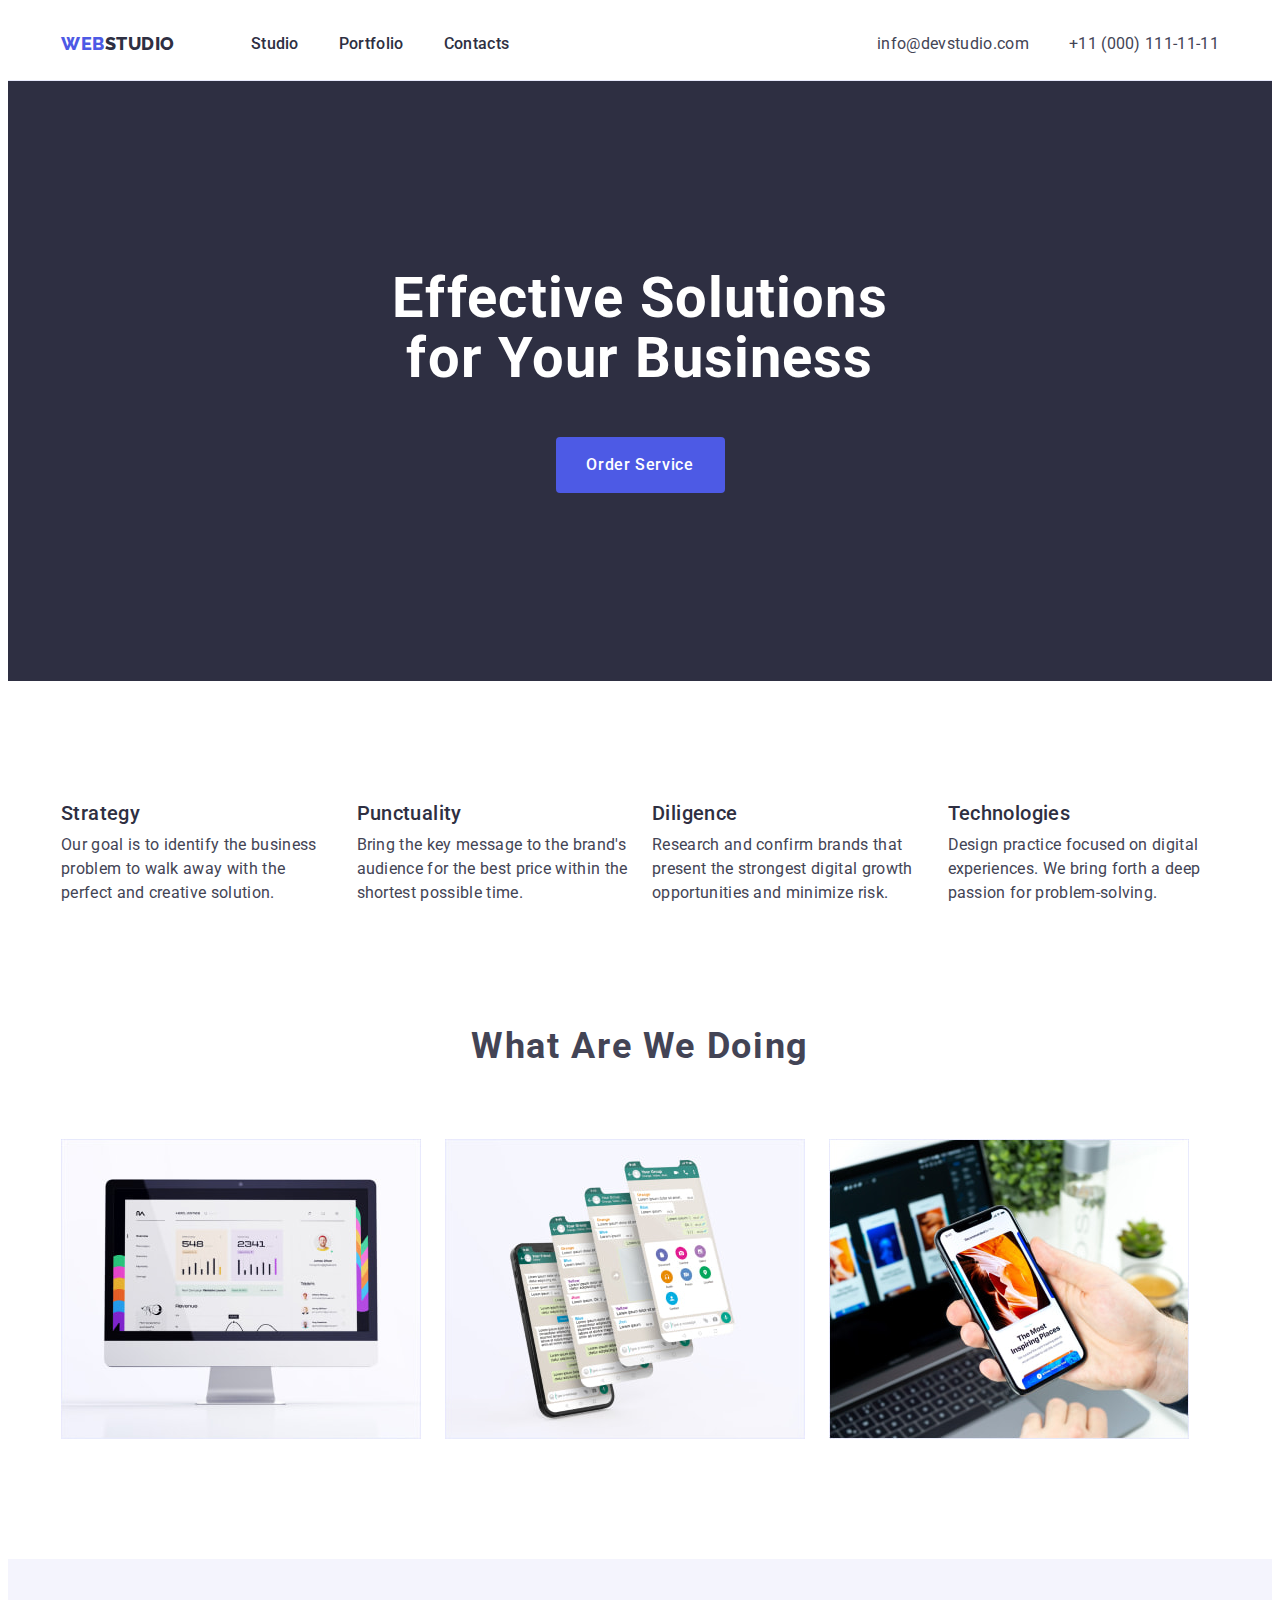
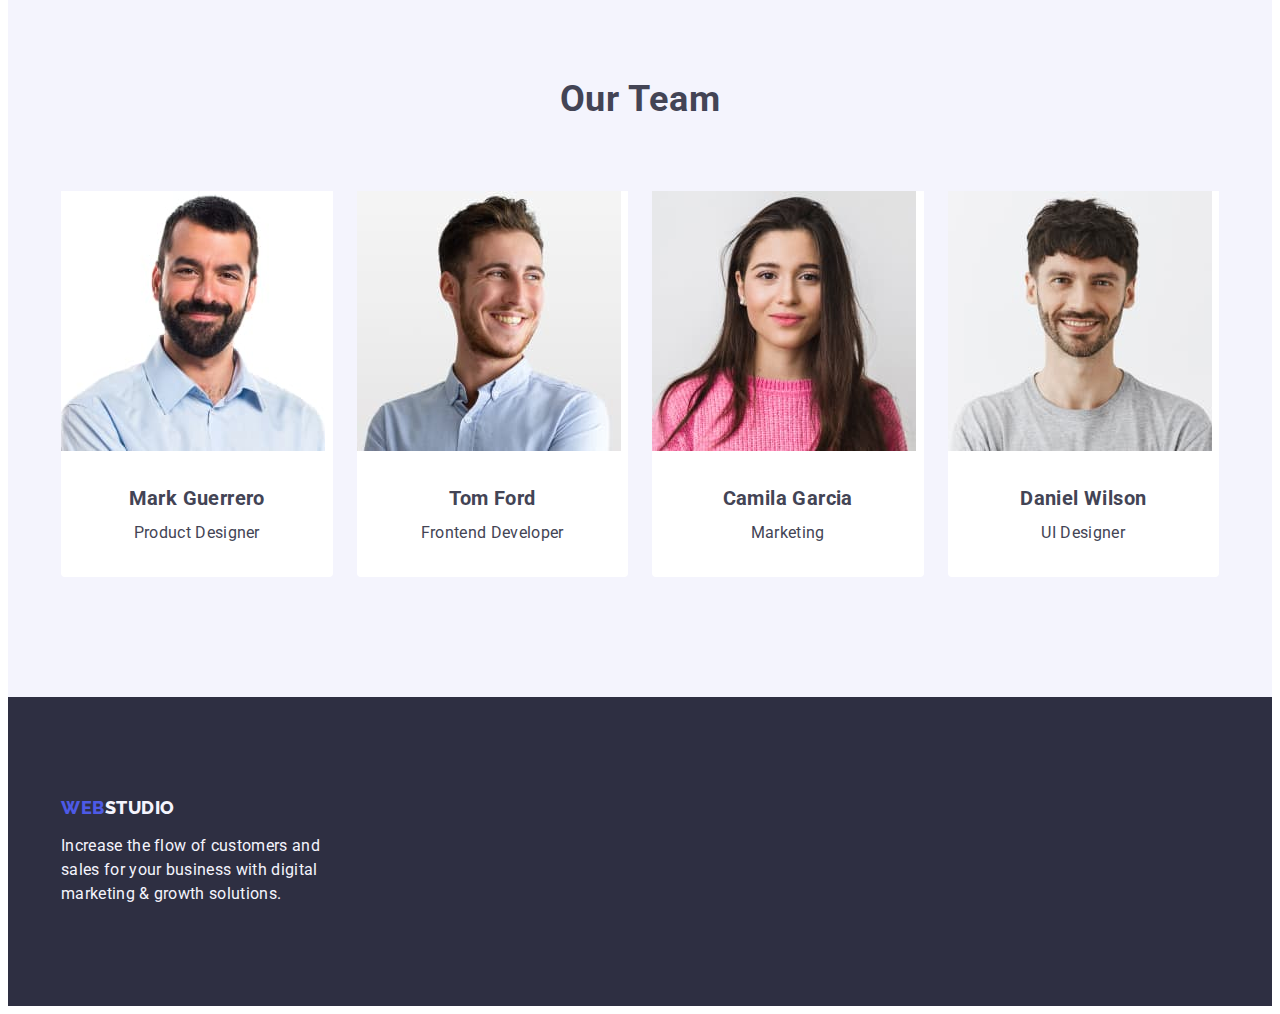
<file: index.html>
<!DOCTYPE html>
<html lang="en">
  <head>
    <meta charset="UTF-8" />
    <meta name="viewport" content="width=device-width, initial-scale=1.0" />
    <link
      rel="stylesheet"
      href="https://cdnjs.cloudflare.com/ajax/libs/modern-normalize/2.0.0/modern-normalize.min.css"
      integrity="sha512-4xo8blKMVCiXpTaLzQSLSw3KFOVPWhm/TRtuPVc4WG6kUgjH6J03IBuG7JZPkcWMxJ5huwaBpOpnwYElP/m6wg=="
      crossorigin="anonymous"
      referrerpolicy="no-referrer"
    />
    <link rel="preconnect" href="https://fonts.googleapis.com" />
    <link rel="preconnect" href="https://fonts.gstatic.com" crossorigin />
    <link
      href="https://fonts.googleapis.com/css2?family=Raleway:wght@800&family=Roboto:wght@400;500;700;900&display=swap"
      rel="stylesheet"
    />
    <link rel="stylesheet" href="./css/styles.css" />
    <title>WebStudio</title>
  </head>
  <body>
    <header class="header">
      <div class="container header-div">
        <nav class="header-nav">
          <a class="link logo logo-header" href="./index.html">
            Web<span class="studio">Studio</span></a
          >
          <ul class="list list-header">
            <li>
              <a class="link mainpage" href="./index.html">Studio</a>
            </li>
            <li>
              <a class="link mainpage" href="./portfolio.html">Portfolio</a>
            </li>
            <li>
              <a class="link mainpage" href="">Contacts</a>
            </li>
          </ul>
        </nav>
        <address class="list adress">
          <ul class="list adress-list">
            <li>
              <a class="link adress" href="mailto:info@devstudio.com"
                >info@devstudio.com</a
              >
            </li>
            <li>
              <a class="link adress" href="tel:+110001111111"
                >+11 (000) 111-11-11</a
              >
            </li>
          </ul>
        </address>
      </div>
    </header>
    <main>
      <section class="first-section">
        <div class="container">
          <h1 class="fisrt-section-title">
            Effective Solutions for Your Business
          </h1>
          <button type="button" class="fisrt-section-button">
            Order Service
          </button>
        </div>
      </section>
      <section class="second-section">
        <div class="container">
          <h2 class="visually-hidden">Benefits</h2>
          <ul class="list second-section-list">
            <li class="second-section-li">
              <h3 class="second-section-title">Strategy</h3>
              <p class="paragraf">
                Our goal is to identify the business problem to walk away with
                the perfect and creative solution.
              </p>
            </li>
            <li class="second-section-li">
              <h3 class="second-section-title">Punctuality</h3>
              <p class="paragraf">
                Bring the key message to the brand's audience for the best price
                within the shortest possible time.
              </p>
            </li>
            <li class="second-section-li">
              <h3 class="second-section-title">Diligence</h3>
              <p class="paragraf">
                Research and confirm brands that present the strongest digital
                growth opportunities and minimize risk.
              </p>
            </li>
            <li class="second-section-li">
              <h3 class="second-section-title">Technologies</h3>
              <p class="paragraf">
                Design practice focused on digital experiences. We bring forth a
                deep passion for problem-solving.
              </p>
            </li>
          </ul>
        </div>
      </section>
      <section class="third-section">
        <div class="container">
          <h2 class="third-section-title">What are we doing</h2>
          <ul class="list third-section-list">
            <li class="third-section-li">
              <img
                src="./images/img-1.jpg"
                alt="computer analytic"
                width="360"
                height="300"
              />
            </li>
            <li class="third-section-li">
              <img
                src="./images/Rectangle-71.jpg"
                alt="phone and his window "
                width="360"
                height="300"
              />
            </li>
            <li class="third-section-li">
              <img
                src="./images/img-3.jpg"
                alt="phone in hand"
                width="360"
                height="300"
              />
            </li>
          </ul>
        </div>
      </section>
      <section class="lastsection">
        <div class="container">
          <h2 class="lastsection-title">Our Team</h2>
          <ul class="list lastsection-list">
            <li class="whiteback lastsection-li">
              <img
                src="./images/img-33.jpg"
                alt="Mark Guerrero"
                width="264"
                height="260"
              />
              <div class="lastsection-div">
                <h3 class="lastsection-paragraf">Mark Guerrero</h3>
                <p class="lastsection-par">Product Designer</p>
              </div>
            </li>
            <li class="whiteback lastsection-li">
              <img
                src="./images/img-22.jpg"
                alt="Tom Ford"
                width="264"
                height="260"
              />
              <div class="lastsection-div">
                <h3 class="lastsection-paragraf">Tom Ford</h3>
                <p class="lastsection-par">Frontend Developer</p>
              </div>
            </li>
            <li class="whiteback lastsection-li">
              <img
                src="./images/img-11.jpg"
                alt="Camila Garcia"
                width="264"
                height="260"
              />
              <div class="lastsection-div">
                <h3 class="lastsection-paragraf">Camila Garcia</h3>
                <p class="lastsection-par">Marketing</p>
              </div>
            </li>
            <li class="whiteback lastsection-li">
              <img
                src="./images/img44.jpg"
                alt="Daniel Wilson"
                width="264"
                height="260"
              />
              <div class="lastsection-div">
                <h3 class="lastsection-paragraf">Daniel Wilson</h3>
                <p class="lastsection-par">UI Designer</p>
              </div>
            </li>
          </ul>
        </div>
      </section>
    </main>
    <footer class="footerback">
      <div class="container">
        <a class="link logo footerback-link" href="./index.html">
          Web<span class="studiofotter">Studio</span></a
        >
        <p class="footerparagraf">
          Increase the flow of customers and sales for your business with
          digital marketing & growth solutions.
        </p>
      </div>
    </footer>
  </body>
</html>
</file>
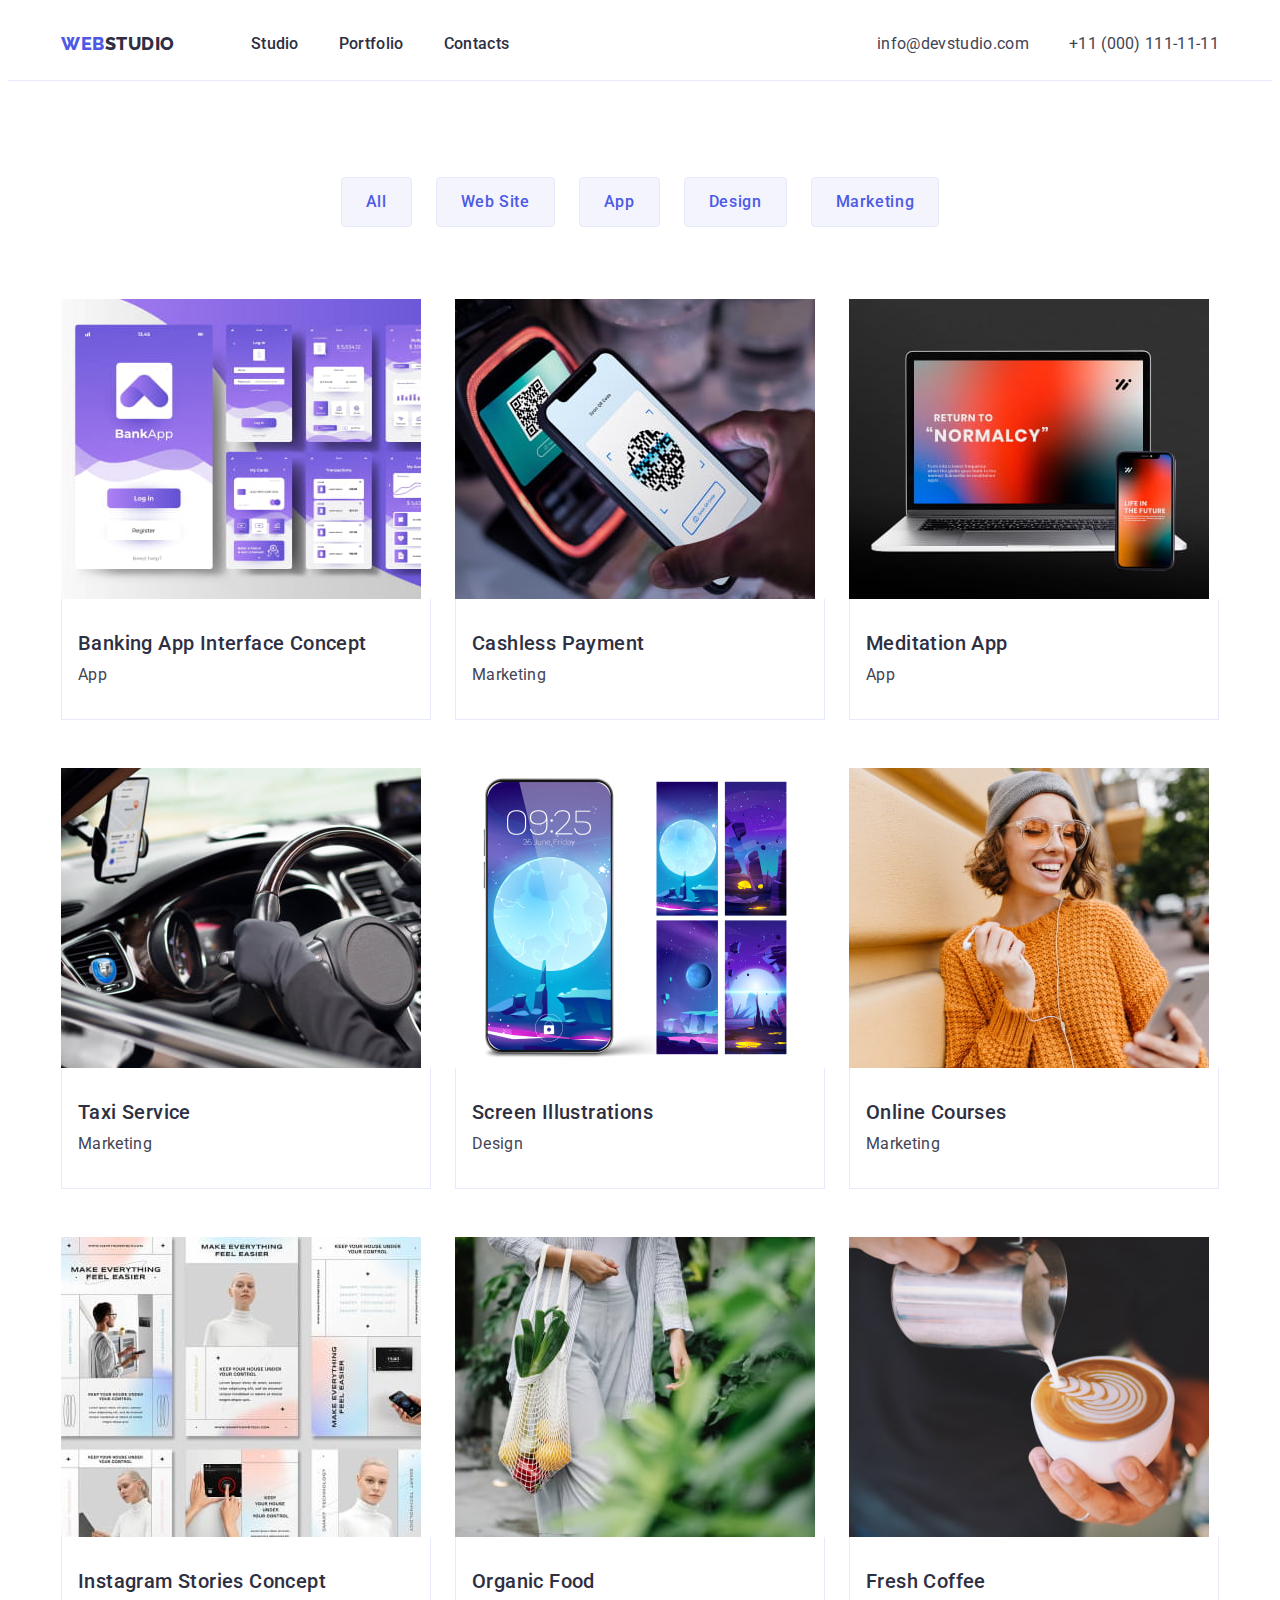
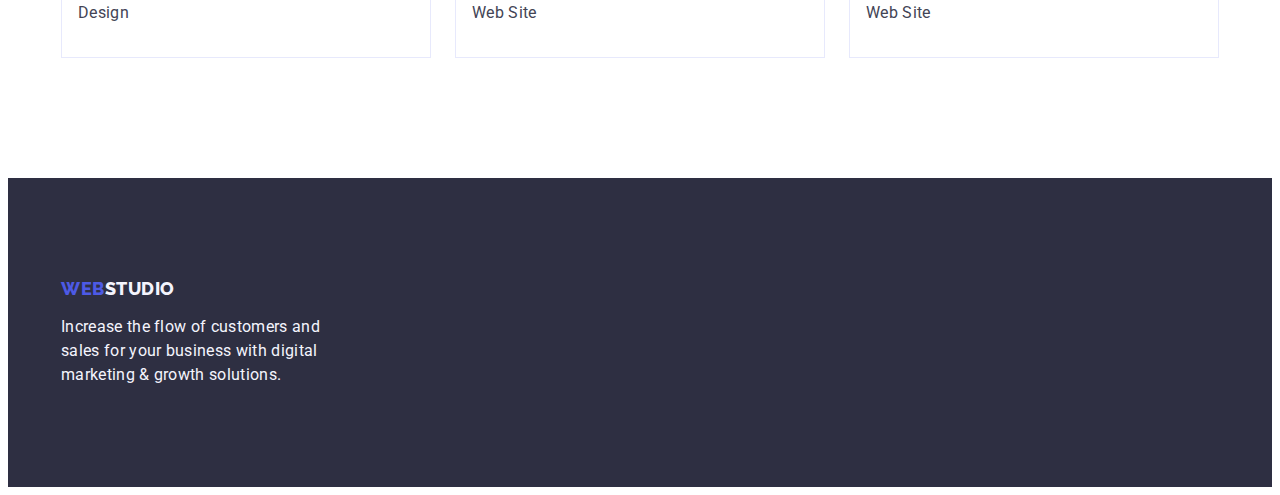
<file: portfolio.html>
<!DOCTYPE html>
<html lang="en">
  <head>
    <meta charset="UTF-8" />
    <meta http-equiv="X-UA-Compatible" content="IE=edge" />
    <meta name="viewport" content="width=device-width, initial-scale=1.0" />
    <link
      rel="stylesheet"
      href="https://cdnjs.cloudflare.com/ajax/libs/modern-normalize/2.0.0/modern-normalize.min.css"
      integrity="sha512-4xo8blKMVCiXpTaLzQSLSw3KFOVPWhm/TRtuPVc4WG6kUgjH6J03IBuG7JZPkcWMxJ5huwaBpOpnwYElP/m6wg=="
      crossorigin="anonymous"
      referrerpolicy="no-referrer"
    />
    <link rel="preconnect" href="https://fonts.googleapis.com" />
    <link rel="preconnect" href="https://fonts.gstatic.com" crossorigin />
    <link
      href="https://fonts.googleapis.com/css2?family=Raleway:wght@800&family=Roboto:wght@400;500;700;900&display=swap"
      rel="stylesheet"
    />
    <link rel="stylesheet" href="./css/styles.css" />
    <title>Portfolio</title>
  </head>
  <body>
    <header class="header">
      <div class="container header-div">
        <nav class="header-nav">
          <a class="link logo logo-header" href="./index.html">
            Web<span class="studio">Studio</span></a
          >
          <ul class="list list-header">
            <li>
              <a class="link mainpage" href="./index.html">Studio</a>
            </li>
            <li>
              <a class="link mainpage" href="./portfolio.html">Portfolio</a>
            </li>
            <li>
              <a class="link mainpage" href="">Contacts</a>
            </li>
          </ul>
        </nav>
        <address class="list adress">
          <ul class="list adress-list">
            <li>
              <a class="link adress" href="mailto:info@devstudio.com"
                >info@devstudio.com</a
              >
            </li>
            <li>
              <a class="link adress" href="tel:+110001111111"
                >+11 (000) 111-11-11</a
              >
            </li>
          </ul>
        </address>
      </div>
    </header>
    <main>
      <section class="section-portfolio">
        <div class="container">
          <h1 class="visually-hidden">Our products</h1>
          <ul class="list section-portfolio-list">
            <li>
              <button type="button" class="buttonportfolio">All</button>
            </li>
            <li>
              <button type="button" class="buttonportfolio">Web Site</button>
            </li>
            <li>
              <button type="button" class="buttonportfolio">App</button>
            </li>
            <li>
              <button type="button" class="buttonportfolio">Design</button>
            </li>
            <li>
              <button type="button" class="buttonportfolio">Marketing</button>
            </li>
          </ul>
          <ul class="list section-portfolio-list-photo">
            <li class="section-portfilio-li">
              <a href="" class="link">
                <img src="./images/img.jpg" alt="App" width="360" />
                <div class="section-portfolio-div">
                  <h2 class="section-portfolio-title">
                    Banking App Interface Concept
                  </h2>
                  <p class="paragrafphoto">App</p>
                </div></a
              >
            </li>
            <li class="section-portfilio-li">
              <a href="" class="link">
                <img src="./images/img2.jpg" alt="cashless" width="360" />
                <div class="section-portfolio-div">
                  <h2 class="section-portfolio-title">Cashless Payment</h2>
                  <p class="paragrafphoto">Marketing</p>
                </div></a
              >
            </li>
            <li class="section-portfilio-li">
              <a href="" class="link">
                <img src="./images/img3.jpg" alt="Meditation App" width="360" />
                <div class="section-portfolio-div">
                  <h2 class="section-portfolio-title">Meditation App</h2>
                  <p class="paragrafphoto">App</p>
                </div></a
              >
            </li>
            <li class="section-portfilio-li">
              <a href="" class="link">
                <img src="./images/img4.jpg" alt="Taxi Service" width="360" />
                <div class="section-portfolio-div">
                  <h2 class="section-portfolio-title">Taxi Service</h2>
                  <p class="paragrafphoto">Marketing</p>
                </div></a
              >
            </li>
            <li class="section-portfilio-li">
              <a href="" class="link">
                <img
                  src="./images/img5.jpg"
                  alt="Screen Illustrations"
                  width="360"
                />
                <div class="section-portfolio-div">
                  <h2 class="section-portfolio-title">Screen Illustrations</h2>
                  <p class="paragrafphoto">Design</p>
                </div></a
              >
            </li>
            <li class="section-portfilio-li">
              <a href="" class="link">
                <img src="./images/img6.jpg" alt="Girl" width="360" />
                <div class="section-portfolio-div">
                  <h2 class="section-portfolio-title">Online Courses</h2>
                  <p class="paragrafphoto">Marketing</p>
                </div></a
              >
            </li>
            <li class="section-portfilio-li">
              <a href="" class="link">
                <img
                  src="./images/img7.jpg"
                  alt="Instagram Stories Concept"
                  width="360"
                />
                <div class="section-portfolio-div">
                  <h2 class="section-portfolio-title">
                    Instagram Stories Concept
                  </h2>
                  <p class="paragrafphoto">Design</p>
                </div></a
              >
            </li>
            <li class="section-portfilio-li">
              <a href="" class="link">
                <img src="./images/img8.jpg" alt="Organic Food" width="360" />
                <div class="section-portfolio-div">
                  <h2 class="section-portfolio-title">Organic Food</h2>
                  <p class="paragrafphoto">Web Site</p>
                </div></a
              >
            </li>
            <li class="section-portfilio-li">
              <a href="" class="link">
                <img src="./images/img9.jpg" alt="Fresh Coffee" width="360" />
                <div class="section-portfolio-div">
                  <h2 class="section-portfolio-title">Fresh Coffee</h2>
                  <p class="paragrafphoto">Web Site</p>
                </div></a
              >
            </li>
          </ul>
        </div>
      </section>
    </main>
    <footer class="footerback">
      <div class="container">
        <a class="link logo footerback-link" href="./index.html">
          Web<span class="studiofotter">Studio</span></a
        >
        <p class="footerparagraf">
          Increase the flow of customers and sales for your business with
          digital marketing & growth solutions.
        </p>
      </div>
    </footer>
  </body>
</html>
</file>
<file: css/styles.css>
ul{
    margin: 0;
        padding: 0;
}
:root{
    --roboto: 'Roboto',sans-serif;
    --releway:'Raleway',sans-serif;
    --color:#434455;
    --whitecolor:#FFFFFF;
    --purpule:#4d5ae5;
    --hover:#404BBF;
}
/*===============KEY style============ */
body{
    font-family:var(--roboto);
    color:var(--color);
    background-color: var(--whitecolor);
}
img{
    display: block;
}
.link {
    text-decoration: none;
    margin: 0;
}
.list {
    list-style: none;
}
.list .mainpage{
    display: block;
        padding: 24px 0;
}
.container {
    width: 1158px;
    margin: 0 auto;
    padding: 0 15px;
}
.visually-hidden {
    position: absolute;
    width: 1px;
    height: 1px;
    margin: -1px;
    border: 0;
    padding: 0;
    white-space: nowrap;
    clip-path: inset(100%);
    clip: rect(0 0 0 0);
    overflow: hidden;
}
/*=========== Header ========= */
.header{
    border-bottom: 1px solid #e7e9fc;
}
.header-div{
    display: flex;
}
.header-nav {
    display: flex;
    align-items: center;
    margin:0 auto 0 0;

}
.header-nav .list{
margin-right: auto;
}
.logo{
color: var(--purpule);
    font-family:var(--releway);
    font-size: 18px;
    font-weight: 800;
    line-height: 1.17;
    letter-spacing: 0.03em;
    text-transform: uppercase;
    margin: 0;
}
.logo-header{
    margin-right: 76px;
}
.studio{
    color:#2e2f42;
}
.list-header{
    display: flex;
    gap: 40px;
}
.mainpage{
    font-weight: 500;
    font-size: 16px;
    line-height: 1.5;
    letter-spacing: 0.02em;
    color:#2e2f42;

} 
.link:hover{
color: var(--hover);
}
.link:active
{
color: var(--hover);
}
.link:focus{
    color:var(--hover);
}
.adress{
    font-style: normal;
    line-height: 1.5;
    letter-spacing: 0.02em;
    color: #434455;
        gap: 40px;
}
.adress-list{
    display: flex;
    gap: 40px;
        padding: 24px 0;
}
/* ============== Hero ============= */
.first-section{
    background-color:#2e2f42;
    padding: 188px 0;
}
.fisrt-section-title{
    font-size: 56px;
    line-height: 1.07;
    text-align: center;
    letter-spacing: 0.02em;
    color:var(--whitecolor);
    max-width: 496px;
    margin: 0 auto;
}
.fisrt-section-button{
    background-color: #4d5ae5;
    font-family: var(--roboto);
    font-weight: 500;
    font-size: 16px;
    line-height: 1.5;
    letter-spacing: 0.04em;
    color: var(--whitecolor);
    cursor: pointer;
    display: block;
    min-width: 169px;
    height: 56px;   
    border: none;
    border-radius: 4px;
    margin:48px auto 0 auto;
    padding: 0;
}
.button:hover{
    background-color:var(--hover);
}
.button:focus{
    background-color:var(--hover);
}
/* =============== Second-section =================== */
.second-section{
    padding: 120px 0;
}
.second-section-list{
    display: flex;
    gap: 24px;
    padding:0;
}
.second-section-li{
    width: calc((100% - 72px) / 4);
}
.second-section-title{
    font-weight: 500;
    font-size: 20px;
    line-height: 1.2;
    letter-spacing: 0.02em;
    color:#2e2f42;
    margin-bottom: 8px;
    margin-top:0;

}
.paragraf{
    font-size: 16px;
    line-height: 1.5;
    letter-spacing: 0.02em;
 margin: 0;

}
/* =============== Third-section =================== */
.third-section{
    padding-bottom: 120px;
}
.third-section-title{
text-align: center;
    font-family:var(--roboto);
    font-size: 36px;
    font-weight: 700;
    letter-spacing: 0.045em;
    text-transform: capitalize;
    margin-bottom:72px;
    margin-top: 0;
}
.third-section-list{
    display: flex;
    gap: 24px;
    padding: 0;
        margin: 0;
}
.third-section-li{
    margin-right: 0;
    align-self: flex-start;

}
/* =============== 4th-section =================== */
.lastsection{
    background-color: #F4F4FD;
    padding: 120px 0;
}
.lastsection-title{
margin-bottom: 8px;
    text-align: center;
    font-size: 36px;
    font-family: var(--roboto);
font-weight: 700;
line-height: 40px;
    letter-spacing: 0.72px;
    margin:0 0 72px 0;
}
.lastsection-list{
    display: flex;
    gap: 24px;
    margin: 0;
    padding-left: 0;
}
.lastsection-li{
    border-radius: 0px 0px 4px 4px;
    width: calc((100% - 72px) / 4);
}
.whiteback{
    background-color:var(--whitecolor)
}
.lastsection-paragraf{
        font-size: 20px;
            line-height: 1.5;
            letter-spacing: 0.02em;
            margin: 0;
            text-align: center;  
            margin-bottom: 8px;
}
.lastsection-par{
text-align: center;
font-family: var(--roboto);
    font-size: 16px;
    font-style: normal;
    font-weight: 400;
    line-height: 24px;
    letter-spacing: 0.32px;
margin: 0;
}
.lastsection-div{
    padding: 32px 0;
}
/* =============== footer-section =================== */
.footerback{
    background-color: #2e2f42;
    padding: 100px 0;
}
.footerback-link{
    display: inline-block;
    margin-bottom: 16px;
    
}
.footerparagraf{
    line-height: 1.5;
    color:#F4F4FD;
    letter-spacing: 0.02em;
    max-width: 264px;
    margin:0;
}
.studiofotter{
    color:#f4f4fd;
}
.buttonportfolio{
    font-family:var(--roboto);
    font-weight: 500;
    font-size: 16px;
    line-height: 1.5;
    letter-spacing: 0.04em;
    color:var(--purpule);
    background-color:#F4F4FD;
    cursor: pointer;
    padding: 12px 24px;
    border: 1px solid #e7e9fc;
    border-radius: 4px;
}
.buttonportfolio:hover{
    color:var(--whitecolor);
    background-color: #404BBF;
    border: 1px solid transparent;
}
.buttonportfolio:focus {
    color: var(--whitecolor);
    background-color: #404BBF;
    border: 1px solid transparent;
}
.section-portfolio {
    padding-top: 96px;
    padding-bottom: 120px;
}

.section-portfolio-list {
    display: flex;
    justify-content: center;
    gap: 24px;
    margin-bottom: 72px;
}
.section-portfolio-list-photo{
    display: flex;
    flex-wrap: wrap;
    column-gap: 24px;
    row-gap: 48px;
    padding: 0;
}
.section-portfilio-li{
    width: calc((100% - 48px) / 3);
}
.section-portfolio-div{
    padding: 32px 16px;
    border: 1px solid #e7e9fc;
    border-top: none;
}
.section-portfolio-title{
    font-weight: 500;
        font-size: 20px;
        line-height: 1.2;
        letter-spacing: 0.02em;
        color: #2e2f42;
        margin: 0 0 8px 0;
}
/* =============== Portfolio-photo =================== */
.paragrafphoto{
    color: #434455;
    font-size: 16px;
        line-height: 1.5;
        letter-spacing: 0.02em;
        margin: 0;
}
</file>
